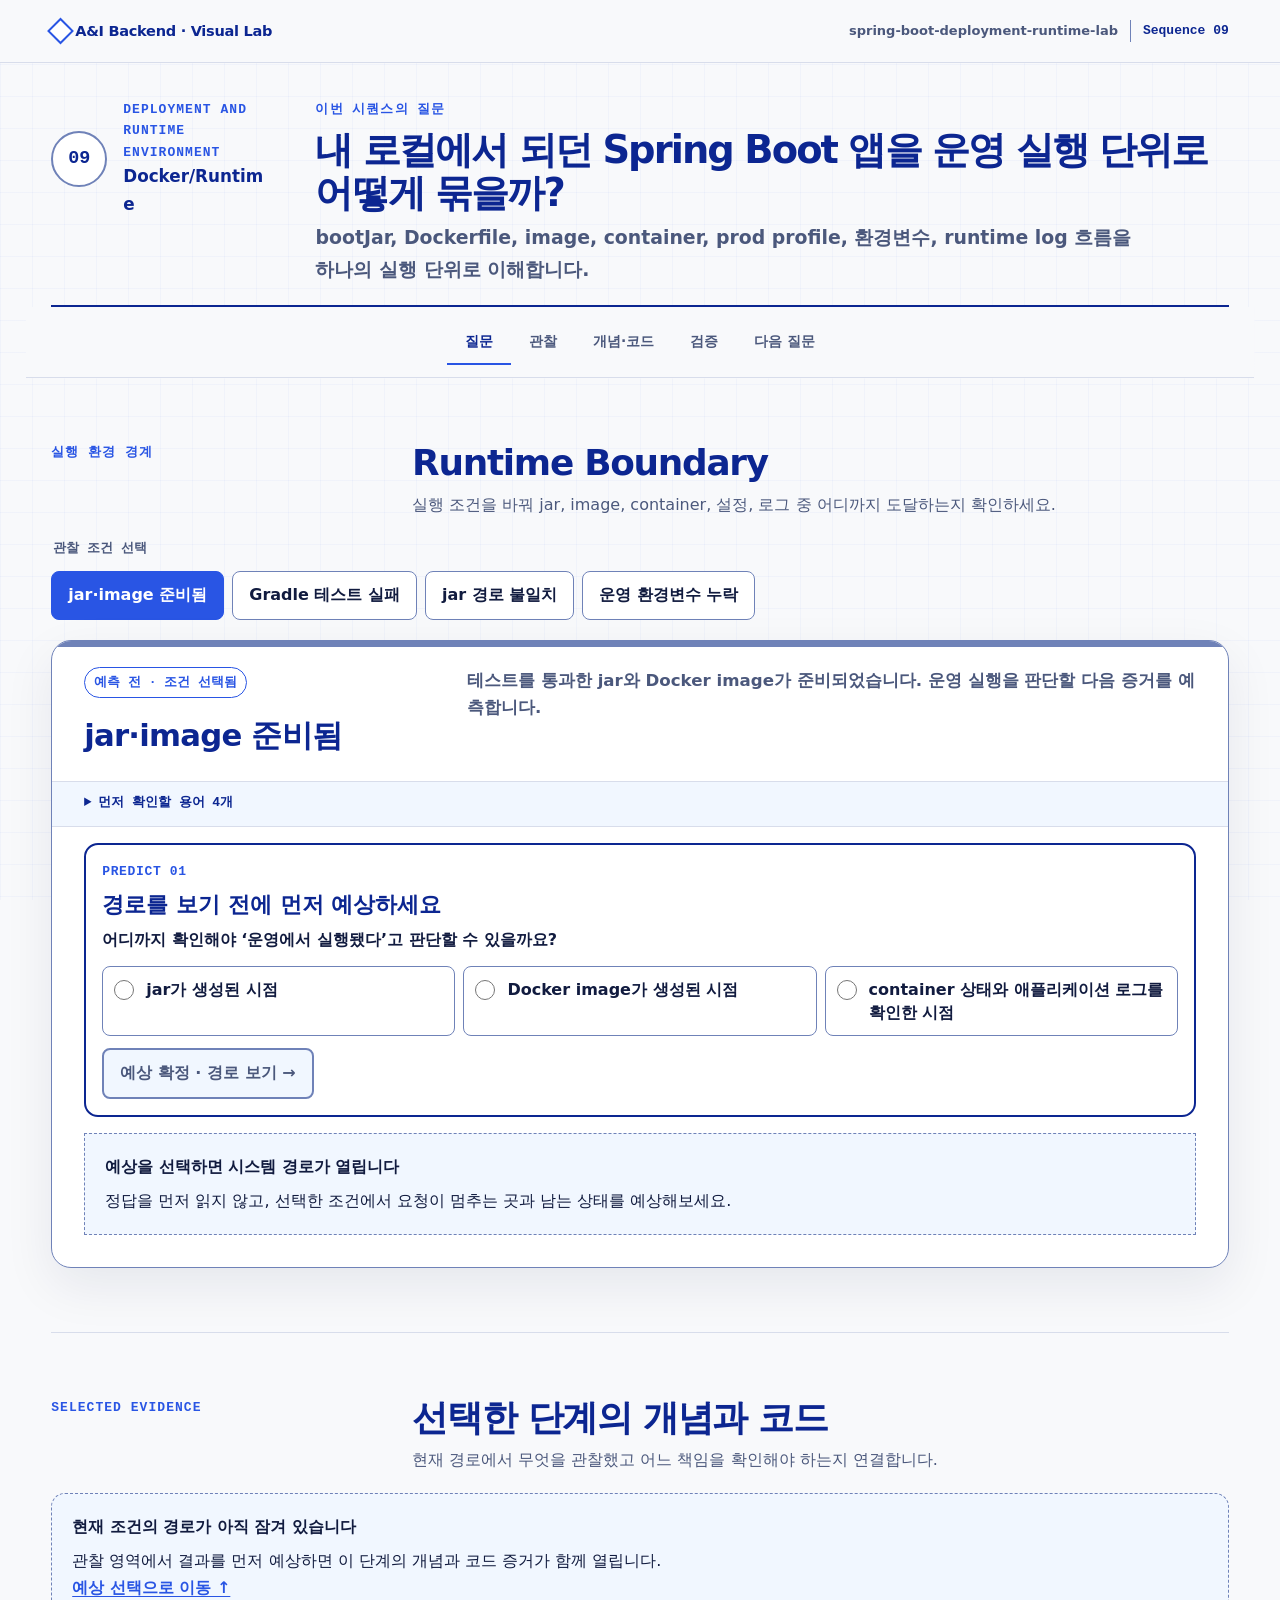
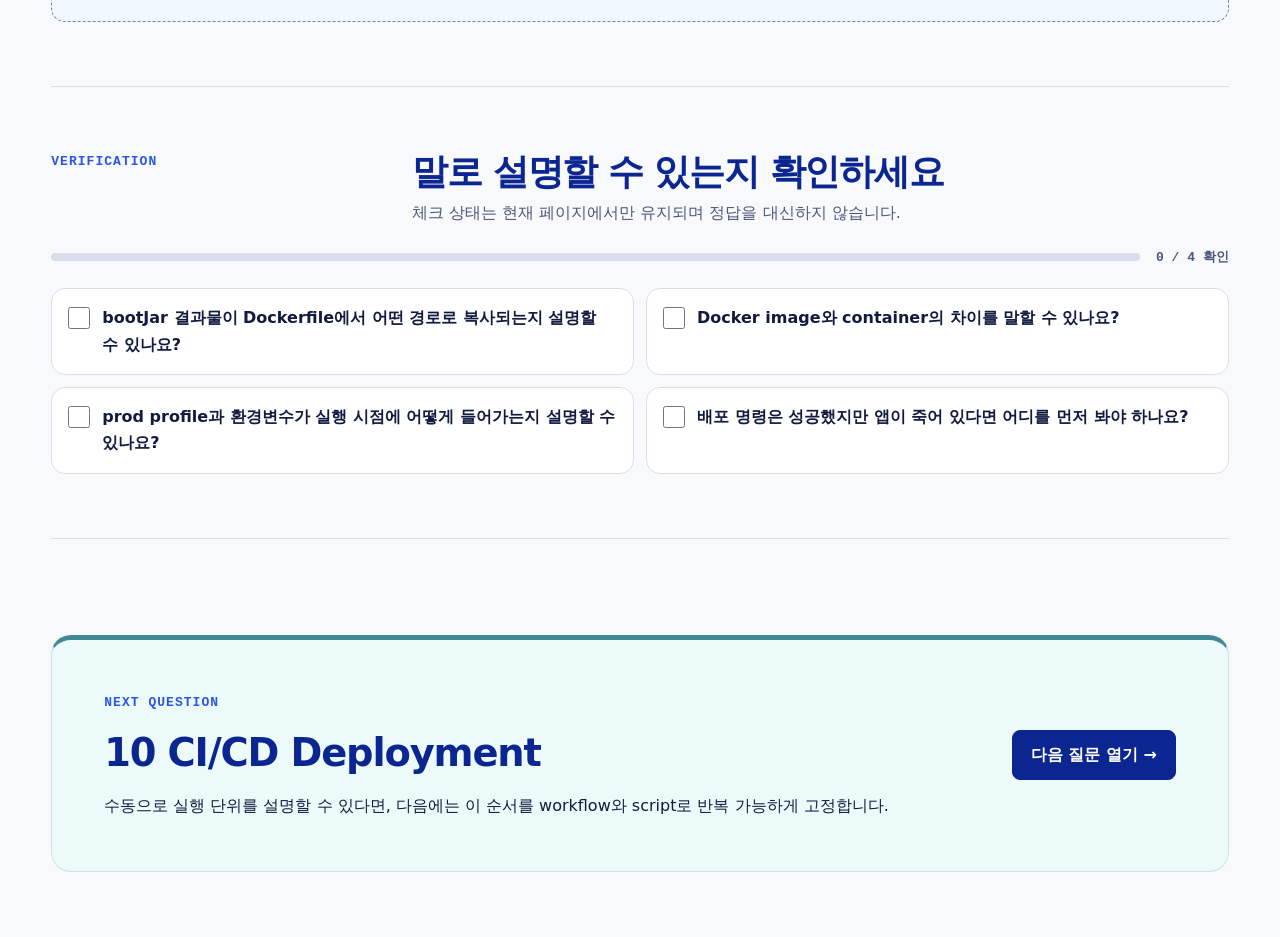
<file: docs/visual-lab/sequences/09/index.html>
<!doctype html>
<html lang="ko">
<head>
  <meta charset="utf-8" />
  <meta name="viewport" content="width=device-width, initial-scale=1" />
  <link rel="icon" href="../../assets/visual-lab-mark.svg" type="image/svg+xml" />
  <title>A&I Visual Lab Sequence</title>
  <link rel="stylesheet" href="../../styles.css" />
</head>
<body>
  <div id="app" class="app-shell">
    <noscript>Visual Lab을 보려면 JavaScript를 활성화해주세요.</noscript>
  </div>
  <script src="./visual-lab-data.js"></script>
  <script src="../../visual-lab.js"></script>
</body>
</html>
</file>
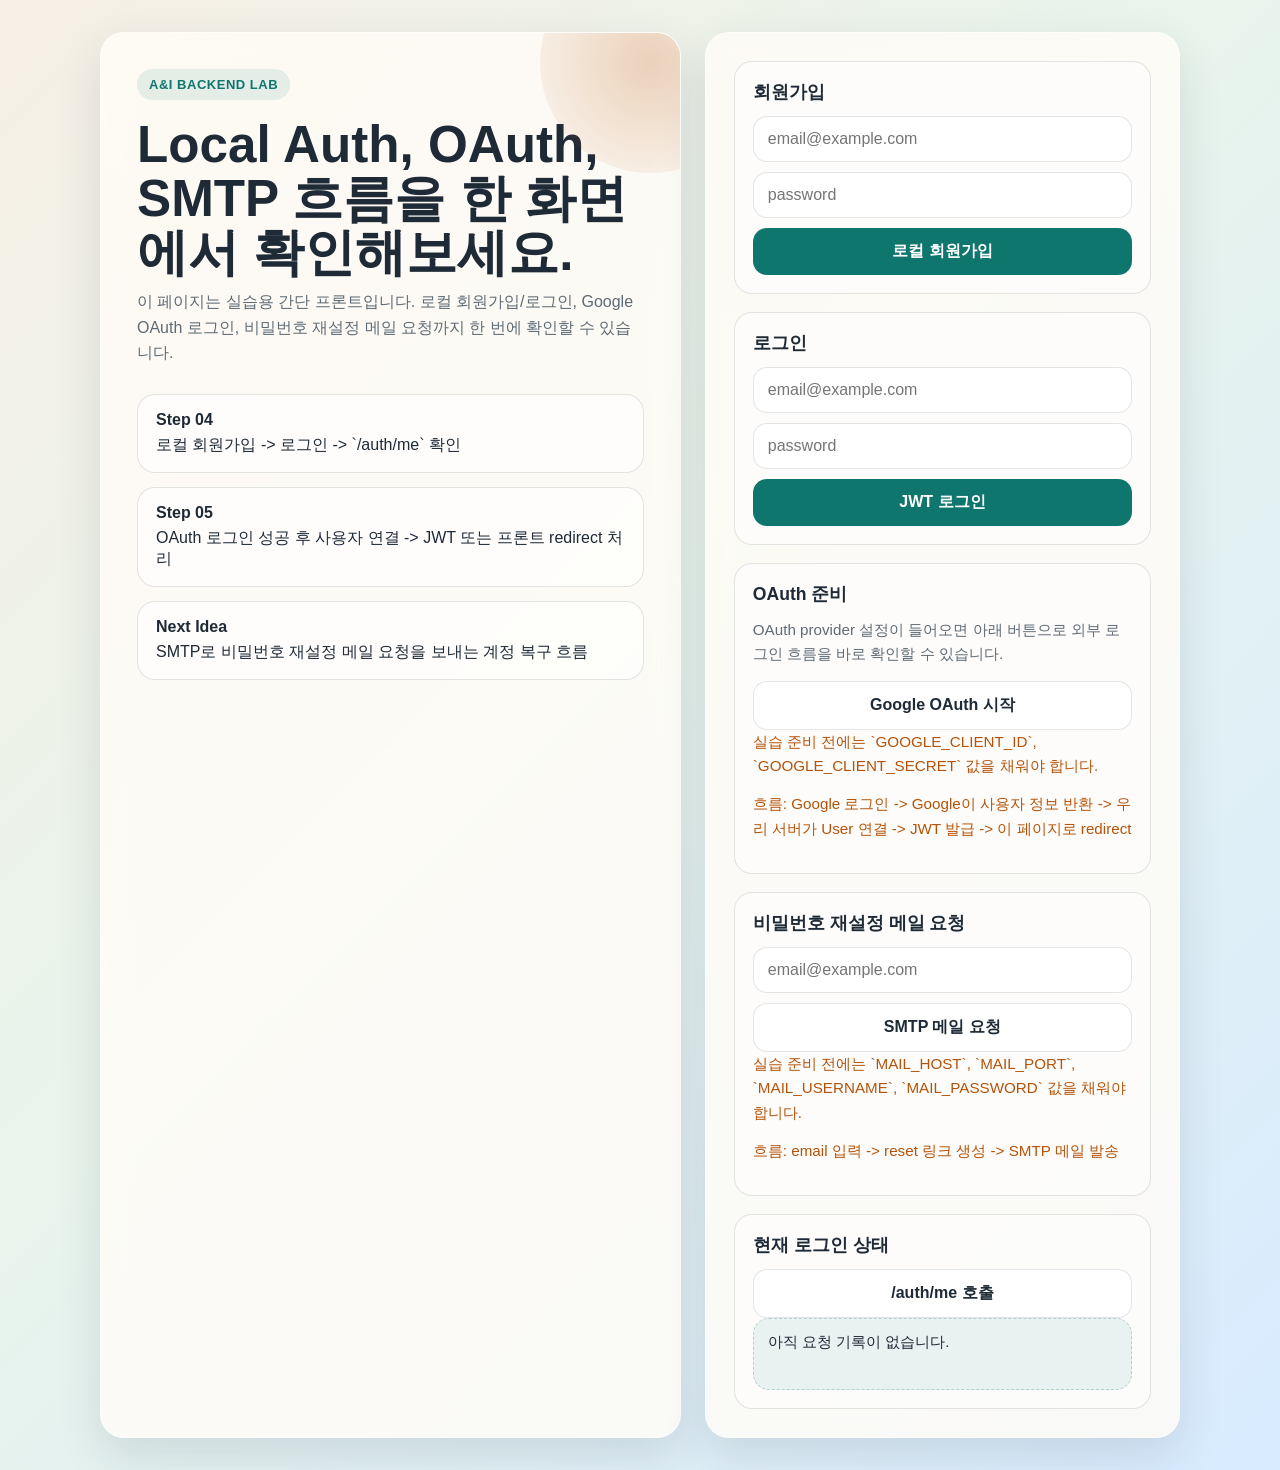
<file: src/main/resources/static/auth-demo.html>
<!DOCTYPE html>
<html lang="ko">
<head>
  <meta charset="UTF-8">
  <meta name="viewport" content="width=device-width, initial-scale=1.0">
  <title>A&I Auth Demo</title>
  <style>
    :root {
      --bg: linear-gradient(135deg, #f6efe5 0%, #e8f4ec 45%, #d8ebff 100%);
      --card: rgba(255, 252, 247, 0.84);
      --ink: #1f2a37;
      --muted: #5f6b76;
      --line: rgba(31, 42, 55, 0.12);
      --accent: #0f766e;
      --accent-strong: #0b5f59;
      --warm: #b45309;
      --shadow: 0 18px 45px rgba(31, 42, 55, 0.12);
      --radius: 24px;
    }

    * { box-sizing: border-box; }

    body {
      margin: 0;
      min-height: 100vh;
      font-family: "Pretendard", "SUIT", "Noto Sans KR", sans-serif;
      color: var(--ink);
      background: var(--bg);
      display: flex;
      align-items: center;
      justify-content: center;
      padding: 32px 18px;
    }

    .shell {
      width: min(1080px, 100%);
      display: grid;
      grid-template-columns: 1.1fr 0.9fr;
      gap: 24px;
    }

    .panel, .hero {
      background: var(--card);
      backdrop-filter: blur(12px);
      border: 1px solid rgba(255, 255, 255, 0.5);
      border-radius: var(--radius);
      box-shadow: var(--shadow);
    }

    .hero {
      padding: 36px;
      position: relative;
      overflow: hidden;
    }

    .hero::after {
      content: "";
      position: absolute;
      right: -80px;
      top: -80px;
      width: 220px;
      height: 220px;
      border-radius: 50%;
      background: radial-gradient(circle, rgba(180, 83, 9, 0.25), rgba(180, 83, 9, 0));
    }

    .eyebrow {
      display: inline-block;
      padding: 8px 12px;
      border-radius: 999px;
      background: rgba(15, 118, 110, 0.1);
      color: var(--accent);
      font-size: 13px;
      font-weight: 700;
      letter-spacing: 0.04em;
      text-transform: uppercase;
    }

    h1 {
      margin: 18px 0 10px;
      font-size: clamp(2rem, 4vw, 3.4rem);
      line-height: 1.05;
    }

    p {
      margin: 0;
      color: var(--muted);
      line-height: 1.6;
    }

    .hero-list {
      margin-top: 28px;
      display: grid;
      gap: 14px;
    }

    .hero-item {
      padding: 16px 18px;
      border-radius: 18px;
      background: rgba(255, 255, 255, 0.52);
      border: 1px solid var(--line);
    }

    .hero-item strong {
      display: block;
      margin-bottom: 6px;
    }

    .panel {
      padding: 28px;
      display: grid;
      gap: 18px;
    }

    .section {
      padding: 18px;
      border-radius: 18px;
      border: 1px solid var(--line);
      background: rgba(255, 255, 255, 0.48);
    }

    .section h2 {
      margin: 0 0 12px;
      font-size: 1.1rem;
    }

    .section p {
      margin-bottom: 14px;
      font-size: 0.95rem;
    }

    form {
      display: grid;
      gap: 10px;
    }

    input, button {
      width: 100%;
      border-radius: 14px;
      border: 1px solid var(--line);
      padding: 13px 14px;
      font-size: 0.97rem;
      font: inherit;
    }

    input {
      background: rgba(255, 255, 255, 0.86);
    }

    button {
      cursor: pointer;
      background: var(--accent);
      color: white;
      font-weight: 700;
      border: none;
      transition: transform 120ms ease, background 120ms ease;
    }

    button:hover {
      transform: translateY(-1px);
      background: var(--accent-strong);
    }

    .ghost {
      background: white;
      color: var(--ink);
      border: 1px solid var(--line);
    }

    .status {
      min-height: 72px;
      padding: 14px;
      border-radius: 16px;
      background: rgba(15, 118, 110, 0.08);
      border: 1px dashed rgba(15, 118, 110, 0.25);
      color: var(--ink);
      white-space: pre-wrap;
      word-break: break-word;
      font-size: 0.93rem;
    }

    .hint {
      font-size: 0.88rem;
      color: var(--warm);
    }

    @media (max-width: 900px) {
      .shell {
        grid-template-columns: 1fr;
      }
    }
  </style>
</head>
<body>
  <main class="shell">
    <section class="hero">
      <span class="eyebrow">A&I Backend Lab</span>
      <h1>Local Auth, OAuth, SMTP 흐름을 한 화면에서 확인해보세요.</h1>
      <p>이 페이지는 실습용 간단 프론트입니다. 로컬 회원가입/로그인, Google OAuth 로그인, 비밀번호 재설정 메일 요청까지 한 번에 확인할 수 있습니다.</p>
      <div class="hero-list">
        <div class="hero-item">
          <strong>Step 04</strong>
          로컬 회원가입 -> 로그인 -> `/auth/me` 확인
        </div>
        <div class="hero-item">
          <strong>Step 05</strong>
          OAuth 로그인 성공 후 사용자 연결 -> JWT 또는 프론트 redirect 처리
        </div>
        <div class="hero-item">
          <strong>Next Idea</strong>
          SMTP로 비밀번호 재설정 메일 요청을 보내는 계정 복구 흐름
        </div>
      </div>
    </section>

    <section class="panel">
      <div class="section">
        <h2>회원가입</h2>
        <form id="signup-form">
          <input id="signup-email" type="email" placeholder="email@example.com" required>
          <input id="signup-password" type="password" placeholder="password" required>
          <button type="submit">로컬 회원가입</button>
        </form>
      </div>

      <div class="section">
        <h2>로그인</h2>
        <form id="login-form">
          <input id="login-email" type="email" placeholder="email@example.com" required>
          <input id="login-password" type="password" placeholder="password" required>
          <button type="submit">JWT 로그인</button>
        </form>
      </div>

      <div class="section">
        <h2>OAuth 준비</h2>
        <p>OAuth provider 설정이 들어오면 아래 버튼으로 외부 로그인 흐름을 바로 확인할 수 있습니다.</p>
        <button class="ghost" id="oauth-google" type="button">Google OAuth 시작</button>
        <p class="hint">실습 준비 전에는 `GOOGLE_CLIENT_ID`, `GOOGLE_CLIENT_SECRET` 값을 채워야 합니다.</p>
        <p class="hint">흐름: Google 로그인 -> Google이 사용자 정보 반환 -> 우리 서버가 User 연결 -> JWT 발급 -> 이 페이지로 redirect</p>
      </div>

      <div class="section">
        <h2>비밀번호 재설정 메일 요청</h2>
        <form id="password-reset-form">
          <input id="password-reset-email" type="email" placeholder="email@example.com" required>
          <button class="ghost" type="submit">SMTP 메일 요청</button>
        </form>
        <p class="hint">실습 준비 전에는 `MAIL_HOST`, `MAIL_PORT`, `MAIL_USERNAME`, `MAIL_PASSWORD` 값을 채워야 합니다.</p>
        <p class="hint">흐름: email 입력 -> reset 링크 생성 -> SMTP 메일 발송</p>
      </div>

      <div class="section">
        <h2>현재 로그인 상태</h2>
        <button class="ghost" id="me-button" type="button">/auth/me 호출</button>
        <div id="status" class="status">아직 요청 기록이 없습니다.</div>
      </div>
    </section>
  </main>

  <script>
    const statusBox = document.getElementById("status");
    const query = new URLSearchParams(window.location.search);
    const fragment = new URLSearchParams(window.location.hash.slice(1));
    let accessToken = fragment.get("access_token") || "";
    if (accessToken) {
      history.replaceState(null, "", window.location.pathname + window.location.search);
    }

    function printStatus(title, payload) {
      const rendered = typeof payload === "string" ? payload : JSON.stringify(payload, null, 2);
      statusBox.textContent = `${title}\n${rendered}`;
    }

    async function request(url, options = {}) {
      const response = await fetch(url, options);
      const raw = await response.text();
      let body = raw;

      try {
        body = raw ? JSON.parse(raw) : {};
      } catch (_) {
      }

      if (!response.ok) {
        throw { status: response.status, body };
      }

      return body;
    }

    document.getElementById("signup-form").addEventListener("submit", async (event) => {
      event.preventDefault();

      try {
        const body = await request("/auth/signup", {
          method: "POST",
          headers: { "Content-Type": "application/json" },
          body: JSON.stringify({
            email: document.getElementById("signup-email").value,
            password: document.getElementById("signup-password").value
          })
        });
        printStatus("회원가입 성공", body || "201 Created");
      } catch (error) {
        printStatus("회원가입 실패", error.body || error);
      }
    });

    document.getElementById("login-form").addEventListener("submit", async (event) => {
      event.preventDefault();

      try {
        const body = await request("/auth/login", {
          method: "POST",
          headers: { "Content-Type": "application/json" },
          body: JSON.stringify({
            email: document.getElementById("login-email").value,
            password: document.getElementById("login-password").value
          })
        });
        accessToken = body.accessToken || "";
        printStatus("로그인 성공", body);
      } catch (error) {
        printStatus("로그인 실패", error.body || error);
      }
    });

    document.getElementById("me-button").addEventListener("click", async () => {
      try {
        const headers = accessToken ? { Authorization: `Bearer ${accessToken}` } : {};
        const body = await request("/auth/me", { headers });
        printStatus("/auth/me 성공", body);
      } catch (error) {
        printStatus("/auth/me 실패", error.body || error);
      }
    });

    document.getElementById("oauth-google").addEventListener("click", () => {
      window.location.href = "/oauth2/authorization/google";
    });

    document.getElementById("password-reset-form").addEventListener("submit", async (event) => {
      event.preventDefault();
      const email = document.getElementById("password-reset-email").value;

      const response = await fetch("/account-recovery/password-reset", {
        method: "POST",
        headers: {
          "Content-Type": "application/json"
        },
        body: JSON.stringify({ email })
      });

      if (response.ok) {
        printStatus("비밀번호 재설정 메일 요청", {
          email,
          status: response.status,
          message: "SMTP 메일 요청이 접수되었습니다."
        });
        return;
      }

      const error = await response.json().catch(() => ({ message: "메일 요청에 실패했습니다." }));
      printStatus("비밀번호 재설정 메일 요청 실패", error);
    });

    if (query.get("oauth") === "success") {
      printStatus("OAuth 로그인 성공", {
        provider: query.get("provider"),
        isNewUser: query.get("isNewUser"),
        tokenReceived: Boolean(accessToken)
      });
    } else if (query.get("oauth") === "link_required") {
      printStatus("OAuth 계정 연결 확인 필요", "같은 이메일의 기존 계정은 자동 연결하지 않습니다.");
    } else if (accessToken) {
      printStatus("OAuth 토큰 감지", { tokenReceived: true });
    }
  </script>
</body>
</html>
</file>
<file: docs/visual-lab/styles.css>
:root {
  color-scheme: light;
  --color-bg-base: #f8f9fb;
  --color-card-white: #ffffff;
  --color-title-navy: #0c2691;
  --color-accent-blue: #2955e4;
  --color-accent-teal: #3f8996;
  --color-body-navy: #111b3f;
  --color-subtext: #4b587c;
  --color-line-blue-light: #c9d6f3;
  --color-panel-blue-tint: #eaf0fb;
  --color-panel-mint-tint: #d4e8e9;
  --color-decor-blue: #e8eef9;
  --color-decor-stripe: #cad8f7;
  --color-dot-grid: #c7d5f1;
  --color-outline-soft: #d8ddeb;
  --color-summary-bg: #f1f7ff;
  --color-summary-border: #8fb1ff;
  --color-summary-title: #2f62f4;
  --color-correct: #176f72;
  --color-correct-bg: #ecfbfa;
  --color-incorrect: #2f62f4;
  --color-incorrect-bg: #eef4ff;

  --surface-canvas: var(--color-bg-base);
  --surface-primary: var(--color-card-white);
  --surface-secondary: var(--color-summary-bg);
  --surface-evidence: var(--color-correct-bg);
  --surface-warning: var(--color-panel-blue-tint);
  --surface-danger: var(--color-incorrect-bg);
  --surface-diagram: var(--color-bg-base);
  --surface-node: var(--color-card-white);
  --ink-primary: var(--color-body-navy);
  --ink-secondary: var(--color-subtext);
  --ink-quiet: var(--color-subtext);
  --signal-active: var(--color-accent-blue);
  --signal-muted: var(--color-summary-border);
  --evidence: var(--color-accent-teal);
  --evidence-ink: var(--color-title-navy);
  --hypothesis: var(--color-subtext);
  --decision: var(--color-title-navy);
  --danger: var(--color-incorrect);
  --warning: var(--color-subtext);
  --recovered: var(--color-correct);
  --blocked: var(--color-subtext);
  --edge-request: var(--color-accent-blue);
  --edge-response: var(--color-accent-teal);
  --edge-persist: var(--color-title-navy);
  --edge-failure: var(--color-incorrect);
  --border-strong: #6f82b8;
  --border-soft: var(--color-outline-soft);
  --focus-ring: var(--color-accent-blue);

  --font-display: Pretendard, SUIT, "Noto Sans KR", system-ui, -apple-system, BlinkMacSystemFont, sans-serif;
  --font-body: Pretendard, SUIT, "Noto Sans KR", system-ui, -apple-system, BlinkMacSystemFont, sans-serif;
  --font-utility: ui-monospace, SFMono-Regular, Menlo, Monaco, Consolas, "Liberation Mono", monospace;

  --space-1: 4px;
  --space-2: 8px;
  --space-3: 12px;
  --space-4: 16px;
  --space-5: 20px;
  --space-6: 24px;
  --space-8: 32px;
  --space-10: 40px;
  --space-12: 48px;
  --space-16: 64px;

  --radius-small: 8px;
  --radius-medium: 14px;
  --radius-large: 20px;
  --shadow-panel: 0 18px 50px rgba(17, 27, 63, 0.08);
  --content-max: 1320px;
  --page-gutter: clamp(18px, 4vw, 56px);
  --motion-duration: 240ms;
  --motion-easing: cubic-bezier(0.2, 0.8, 0.2, 1);
}

* {
  box-sizing: border-box;
}

html {
  scroll-behavior: smooth;
  scroll-padding-top: 96px;
}

body {
  min-width: 0;
  margin: 0;
  background: var(--surface-canvas);
  color: var(--ink-primary);
  font-family: var(--font-body);
  font-size: 16px;
  line-height: 1.65;
  text-rendering: optimizeLegibility;
}

body::before {
  position: fixed;
  inset: 0;
  z-index: -1;
  background-image:
    linear-gradient(rgba(41, 85, 228, 0.035) 1px, transparent 1px),
    linear-gradient(90deg, rgba(41, 85, 228, 0.035) 1px, transparent 1px);
  background-size: 32px 32px;
  content: "";
  pointer-events: none;
}

button,
a,
input,
textarea,
summary {
  font: inherit;
}

button,
summary,
label {
  -webkit-tap-highlight-color: transparent;
}

button {
  color: inherit;
}

a {
  color: inherit;
}

button:focus-visible,
a:focus-visible,
input:focus-visible,
textarea:focus-visible,
summary:focus-visible {
  outline: 3px solid var(--focus-ring);
  outline-offset: 3px;
}

h1,
h2,
h3,
p,
dl,
dd,
figure,
pre,
fieldset {
  margin-top: 0;
}

h1,
h2,
h3,
p,
li,
dd,
dt,
button,
a,
code {
  overflow-wrap: anywhere;
}

button,
a,
article,
section,
div,
span,
dd,
dt {
  min-width: 0;
}

.app-shell {
  min-height: 100vh;
}

.skip-link {
  position: fixed;
  top: 12px;
  left: 12px;
  z-index: 100;
  padding: 10px 14px;
  transform: translateY(-160%);
  border: 2px solid var(--signal-active);
  border-radius: var(--radius-small);
  background: var(--surface-primary);
  color: var(--decision);
  font-weight: 800;
  text-decoration: none;
}

.skip-link:focus {
  transform: translateY(0);
}

.sr-only {
  position: absolute;
  width: 1px;
  height: 1px;
  padding: 0;
  overflow: hidden;
  clip: rect(0, 0, 0, 0);
  white-space: nowrap;
  border: 0;
}

.context-bar {
  position: sticky;
  top: 0;
  z-index: 30;
  border-bottom: 1px solid var(--border-soft);
  background: rgba(248, 249, 251, 0.96);
  backdrop-filter: blur(12px);
}

.context-bar__inner {
  display: flex;
  align-items: center;
  justify-content: space-between;
  width: min(calc(100% - var(--page-gutter) * 2), var(--content-max));
  min-height: 62px;
  margin-inline: auto;
  gap: var(--space-5);
}

.brand-mark {
  position: relative;
  display: inline-flex;
  align-items: center;
  min-height: 44px;
  padding-left: 24px;
  color: var(--decision);
  font-size: 0.91rem;
  font-weight: 900;
  letter-spacing: -0.02em;
  text-decoration: none;
}

.brand-mark::before {
  position: absolute;
  top: 50%;
  left: 0;
  width: 15px;
  height: 15px;
  transform: translateY(-50%) rotate(45deg);
  border: 2px solid var(--signal-active);
  background: var(--surface-primary);
  content: "";
}

.context-meta {
  display: flex;
  align-items: center;
  gap: var(--space-3);
  color: var(--ink-secondary);
  font-size: 0.8125rem;
  font-weight: 700;
}

.context-meta__mode {
  border-left: 1px solid var(--border-strong);
  padding-left: var(--space-3);
  color: var(--decision);
  font-family: var(--font-utility);
}

.hub-shell,
.sequence-shell {
  width: min(calc(100% - var(--page-gutter) * 2), var(--content-max));
  margin-inline: auto;
}

.hub-shell {
  padding-block: clamp(48px, 8vw, 104px) var(--space-16);
}

.hub-intro {
  display: grid;
  grid-template-columns: minmax(0, 1.25fr) minmax(240px, 0.55fr);
  align-items: end;
  gap: var(--space-10);
  padding-bottom: var(--space-10);
  border-bottom: 2px solid var(--decision);
}

.eyebrow,
.thesis-label,
.outcome-label,
.context-label,
.step-evidence__meta,
.fanout-board__label {
  margin-bottom: var(--space-2);
  color: var(--signal-active);
  font-family: var(--font-utility);
  font-size: 0.8125rem;
  font-weight: 800;
  letter-spacing: 0.08em;
  text-transform: uppercase;
}

.hub-title {
  max-width: 820px;
  margin-bottom: var(--space-4);
  color: var(--decision);
  font-family: var(--font-display);
  font-size: clamp(2.3rem, 6.4vw, 5.4rem);
  font-weight: 900;
  letter-spacing: -0.055em;
  line-height: 0.98;
}

.hub-description {
  max-width: 760px;
  margin-bottom: 0;
  color: var(--ink-secondary);
  font-size: clamp(1rem, 2vw, 1.25rem);
  font-weight: 600;
}

.hub-job {
  margin-bottom: 0;
  padding: var(--space-5);
  border-left: 4px solid var(--evidence);
  background: var(--surface-evidence);
  color: var(--ink-primary);
  font-weight: 700;
}

.journey-list {
  display: grid;
  margin: var(--space-10) 0 0;
  padding: 0;
  list-style: none;
}

.journey-item {
  position: relative;
  border-bottom: 1px solid var(--border-soft);
}

.journey-item:first-child {
  border-top: 1px solid var(--border-soft);
}

.journey-link {
  display: grid;
  grid-template-columns: minmax(180px, 0.55fr) minmax(0, 1.6fr) auto;
  align-items: center;
  min-height: 150px;
  gap: var(--space-8);
  padding: var(--space-6) var(--space-4);
  text-decoration: none;
}

.journey-link:hover {
  background: var(--surface-secondary);
}

.journey-identity {
  display: flex;
  align-items: center;
  gap: var(--space-4);
}

.sequence-index {
  display: inline-grid;
  place-items: center;
  flex: 0 0 auto;
  width: 48px;
  height: 48px;
  border: 1px solid var(--border-strong);
  border-radius: 50%;
  background: var(--surface-primary);
  color: var(--decision);
  font-family: var(--font-utility);
  font-size: 0.86rem;
  font-weight: 900;
}

.journey-topic {
  color: var(--ink-secondary);
  font-family: var(--font-utility);
  font-size: 0.8125rem;
  font-weight: 700;
}

.journey-copy h2 {
  margin-bottom: var(--space-2);
  color: var(--decision);
  font-size: clamp(1.25rem, 2.5vw, 2rem);
  letter-spacing: -0.025em;
}

.journey-copy p {
  margin-bottom: 0;
  color: var(--ink-secondary);
}

.journey-action {
  color: var(--signal-active);
  font-weight: 800;
  white-space: nowrap;
}

.sequence-shell {
  padding-block: var(--space-4) var(--space-16);
}

.sequence-hero {
  display: grid;
  grid-template-columns: minmax(180px, 0.42fr) minmax(0, 1.8fr);
  gap: clamp(20px, 4vw, 56px);
  align-items: start;
  padding: var(--space-5) 0 var(--space-5);
  border-bottom: 2px solid var(--decision);
}

.sequence-identity {
  display: flex;
  align-items: center;
  gap: var(--space-4);
}

.sequence-index--large {
  width: 56px;
  height: 56px;
  border-width: 2px;
  font-size: 1.15rem;
}

.sequence-name p {
  margin-bottom: 0;
}

.sequence-title {
  color: var(--decision);
  font-size: 1.05rem;
  font-weight: 900;
}

.sequence-thesis h1 {
  max-width: 940px;
  margin-bottom: var(--space-2);
  color: var(--decision);
  font-family: var(--font-display);
  font-size: clamp(1.65rem, 3vw, 2.8rem);
  font-weight: 900;
  letter-spacing: -0.05em;
  line-height: 1.12;
}

.sequence-goal {
  max-width: 820px;
  margin-bottom: 0;
  color: var(--ink-secondary);
  font-size: clamp(1rem, 1.5vw, 1.18rem);
  font-weight: 600;
}

.learning-nav {
  position: sticky;
  top: 62px;
  z-index: 20;
  display: flex;
  align-items: center;
  justify-content: center;
  gap: 0;
  margin-inline: calc(var(--page-gutter) * -0.5);
  padding: var(--space-3);
  overflow-x: auto;
  border-bottom: 1px solid var(--border-soft);
  background: rgba(248, 249, 251, 0.96);
  backdrop-filter: blur(12px);
  scrollbar-width: thin;
}

.learning-nav__link {
  flex: 0 0 auto;
  min-height: 44px;
  padding: 11px 18px;
  border-bottom: 2px solid transparent;
  color: var(--ink-secondary);
  font-size: 0.86rem;
  font-weight: 800;
  text-decoration: none;
}

.learning-nav__link[aria-current="location"] {
  border-bottom-color: var(--signal-active);
  color: var(--decision);
}

.lab-section,
.evidence-section,
.verification-section {
  padding-block: clamp(32px, 5vw, 64px);
  border-bottom: 1px solid var(--border-soft);
}

.section-heading {
  display: grid;
  grid-template-columns: minmax(200px, 0.55fr) minmax(0, 1.4fr);
  column-gap: var(--space-10);
  margin-bottom: var(--space-5);
}

.section-heading .eyebrow {
  grid-row: 1 / span 2;
}

.section-heading h2 {
  margin-bottom: var(--space-2);
  color: var(--decision);
  font-family: var(--font-display);
  font-size: clamp(1.45rem, 2.8vw, 2.35rem);
  letter-spacing: -0.035em;
  line-height: 1.15;
}

.section-lede {
  max-width: 760px;
  margin-bottom: 0;
  color: var(--ink-secondary);
}

.scenario-selector {
  margin: 0 0 var(--space-5);
  padding: 0;
  border: 0;
}

.scenario-selector__legend {
  margin-bottom: var(--space-3);
  color: var(--ink-secondary);
  font-family: var(--font-utility);
  font-size: 0.8125rem;
  font-weight: 800;
}

.scenario-selector__buttons {
  display: flex;
  flex-wrap: wrap;
  gap: var(--space-2);
}

.scenario-button,
.control-button {
  min-height: 44px;
  border: 1px solid var(--border-strong);
  border-radius: var(--radius-small);
  background: var(--surface-primary);
  color: var(--ink-primary);
  cursor: pointer;
  font-weight: 800;
}

.scenario-button {
  padding: 10px 16px;
}

.scenario-button:hover,
.control-button:hover:not(:disabled) {
  border-color: var(--signal-active);
}

.scenario-button.is-active {
  border-color: var(--signal-active);
  background: var(--signal-active);
  color: #ffffff;
}

.workbench {
  position: relative;
  overflow: hidden;
  border: 1px solid var(--border-strong);
  border-radius: var(--radius-large);
  background: var(--surface-primary);
  box-shadow: var(--shadow-panel);
}

.workbench::before {
  display: block;
  width: 100%;
  height: 6px;
  background: var(--signal-active);
  content: "";
}

.workbench[data-tone="blocked"]::before {
  background: var(--danger);
}

.workbench[data-tone="warning"]::before {
  background: var(--warning);
}

.workbench[data-tone="recovered"]::before {
  background: var(--recovered);
}

.workbench[data-tone="neutral"]::before {
  background: var(--border-strong);
}

.workbench__header {
  display: grid;
  grid-template-columns: minmax(220px, 0.65fr) minmax(0, 1.35fr);
  gap: var(--space-8);
  align-items: start;
  padding: var(--space-5) var(--space-8);
  border-bottom: 1px solid var(--border-soft);
}

.workbench__title h3 {
  margin: var(--space-3) 0 0;
  color: var(--decision);
  font-size: clamp(1.3rem, 2.4vw, 2rem);
  letter-spacing: -0.025em;
}

.workbench__prompt {
  margin-bottom: 0;
  color: var(--ink-secondary);
  font-size: 1.04rem;
  font-weight: 600;
}

.status-label {
  display: inline-flex;
  align-items: center;
  min-height: 28px;
  padding: 4px 9px;
  border: 1px solid currentColor;
  border-radius: 999px;
  color: var(--signal-active);
  font-family: var(--font-utility);
  font-size: 0.8125rem;
  font-weight: 900;
}

.status-label--blocked {
  color: var(--danger);
}

.status-label--warning {
  color: var(--warning);
}

.status-label--recovered {
  border-color: var(--recovered);
  color: var(--evidence-ink);
}

.signal-trace-wrap {
  padding: var(--space-8);
  overflow-x: auto;
  overscroll-behavior-inline: contain;
  scrollbar-color: var(--border-strong) transparent;
}

.signal-trace {
  display: flex;
  min-width: max-content;
  margin: 0;
  padding: 0;
  list-style: none;
}

.signal-node {
  position: relative;
  display: flex;
  align-items: center;
}

.signal-node:not(:last-child)::after {
  width: clamp(30px, 4vw, 64px);
  height: 2px;
  background: var(--border-strong);
  content: "";
}

.signal-node[data-state="passed"]:not(:last-child)::after,
.signal-node[data-state="active"]:not(:last-child)::after {
  background: var(--signal-active);
}

.signal-node__button {
  display: grid;
  width: clamp(132px, 13vw, 176px);
  min-height: 112px;
  padding: var(--space-4);
  border: 1px solid var(--border-strong);
  border-radius: var(--radius-medium);
  background: var(--surface-primary);
  color: var(--ink-primary);
  cursor: pointer;
  text-align: left;
  transition:
    border-color var(--motion-duration) var(--motion-easing),
    background-color var(--motion-duration) var(--motion-easing),
    color var(--motion-duration) var(--motion-easing);
}

.signal-node__button:disabled {
  cursor: not-allowed;
}

.signal-node[data-state="passed"] .signal-node__button {
  border-color: var(--evidence);
  background: var(--surface-evidence);
}

.signal-node[data-state="active"] .signal-node__button {
  border: 2px solid var(--signal-active);
  background: var(--color-panel-blue-tint);
}

.signal-node[data-state="blocked"] .signal-node__button {
  border-style: dashed;
  background: var(--surface-secondary);
  color: var(--blocked);
}

.signal-node__index,
.signal-node__state {
  font-family: var(--font-utility);
  font-size: 0.8125rem;
  font-weight: 800;
}

.signal-node__index {
  color: var(--signal-active);
}

.signal-node__label {
  align-self: end;
  font-size: 0.92rem;
  line-height: 1.35;
}

.signal-node__state {
  align-self: end;
  color: var(--ink-quiet);
}

.semantic-diagram {
  margin: 0;
  border-block: 1px solid var(--border-soft);
  background: var(--surface-diagram);
}

.diagram-reading {
  display: grid;
  grid-template-columns: minmax(150px, 0.25fr) minmax(0, 1fr);
  gap: var(--space-5);
  align-items: center;
  padding: var(--space-6) var(--space-8);
  border-bottom: 1px solid var(--border-soft);
  background: var(--decision);
  color: #ffffff;
}

.diagram-reading__label {
  color: var(--color-decor-blue);
  font-family: var(--font-utility);
  font-size: 0.8125rem;
  font-weight: 900;
  letter-spacing: 0.06em;
  text-transform: uppercase;
}

.diagram-reading__text {
  font-size: clamp(1rem, 1.6vw, 1.24rem);
  line-height: 1.55;
}

.diagram-legend {
  display: grid;
  grid-template-columns: repeat(auto-fit, minmax(220px, 1fr));
  gap: var(--space-3);
  padding: var(--space-4) var(--space-8);
  border-bottom: 1px solid var(--border-soft);
  background: var(--surface-primary);
}

.diagram-legend__item {
  display: grid;
  grid-template-columns: 36px minmax(0, 1fr);
  gap: var(--space-3);
  align-items: center;
}

.diagram-legend__icon,
.semantic-node__icon {
  display: inline-grid;
  place-items: center;
  flex: 0 0 auto;
  border: 1px solid var(--border-strong);
  border-radius: var(--radius-small);
  background: var(--surface-secondary);
  color: var(--decision);
}

.diagram-legend__icon {
  width: 36px;
  height: 36px;
}

.system-icon {
  width: 21px;
  height: 21px;
  fill: none;
  stroke: currentColor;
  stroke-linecap: round;
  stroke-linejoin: round;
  stroke-width: 1.8;
}

.diagram-legend__copy {
  display: grid;
  gap: 1px;
}

.diagram-legend__copy strong {
  color: var(--decision);
  font-size: 0.8125rem;
}

.diagram-legend__copy span {
  color: var(--ink-secondary);
  font-size: 0.8125rem;
  line-height: 1.45;
}

.diagram-lanes {
  display: grid;
  gap: var(--space-5);
  padding: var(--space-6) var(--space-8) var(--space-8);
}

.diagram-lane {
  overflow: hidden;
  border: 1px solid var(--border-strong);
  border-radius: var(--radius-medium);
  background: var(--surface-primary);
}

.diagram-lane__header {
  display: grid;
  grid-template-columns: minmax(150px, 0.28fr) minmax(0, 1fr);
  gap: var(--space-4);
  align-items: baseline;
  padding: var(--space-4) var(--space-5);
  border-bottom: 1px solid var(--border-soft);
  background: var(--surface-secondary);
}

.diagram-lane__header h4,
.diagram-lane__header p {
  margin: 0;
}

.diagram-lane__header h4 {
  color: var(--decision);
  font-size: 0.92rem;
}

.diagram-lane__header p {
  color: var(--ink-secondary);
  font-size: 0.82rem;
}

.semantic-flow {
  display: grid;
  gap: var(--space-3);
  margin: 0;
  padding: var(--space-4);
  list-style: none;
}

.semantic-transition {
  display: grid;
  grid-template-columns: minmax(170px, 0.8fr) minmax(210px, 1fr) minmax(170px, 0.8fr);
  gap: var(--space-3);
  align-items: stretch;
}

.semantic-node,
.semantic-edge {
  min-height: 126px;
  border-radius: var(--radius-small);
}

.semantic-node {
  position: relative;
  display: grid;
  grid-template-rows: auto 1fr auto;
  gap: var(--space-2);
  padding: var(--space-3);
  border: 1px solid var(--border-strong);
  background: var(--surface-node);
}

.semantic-node::before {
  position: absolute;
  top: 7px;
  right: 9px;
  color: var(--ink-quiet);
  content: "출발 책임";
  font-family: var(--font-utility);
  font-size: 0.8125rem;
  font-weight: 800;
}

.semantic-node[data-position="to"]::before {
  content: "도착 책임";
}

.semantic-node__heading {
  display: flex;
  gap: var(--space-3);
  align-items: center;
  padding-right: 62px;
}

.semantic-node__icon {
  width: 38px;
  height: 38px;
}

.semantic-node__identity {
  display: grid;
  gap: 1px;
}

.semantic-node__label {
  color: var(--decision);
  font-size: 0.86rem;
  line-height: 1.35;
}

.semantic-node__kind {
  color: var(--ink-secondary);
  font-family: var(--font-utility);
  font-size: 0.8125rem;
  font-weight: 800;
}

.semantic-node__role {
  color: var(--ink-secondary);
  font-size: 0.8125rem;
  line-height: 1.45;
}

.semantic-node__boundary {
  padding-top: var(--space-2);
  border-top: 1px dashed var(--border-soft);
  color: var(--decision);
  font-family: var(--font-utility);
  font-size: 0.8125rem;
  font-weight: 800;
}

.semantic-edge {
  display: grid;
  grid-template-rows: auto auto 16px auto;
  gap: var(--space-2);
  padding: var(--space-3) var(--space-4);
  border: 1px solid var(--border-strong);
  background: var(--surface-secondary);
  color: var(--ink-primary);
  cursor: pointer;
  text-align: left;
  transition:
    border-color var(--motion-duration) var(--motion-easing),
    background-color var(--motion-duration) var(--motion-easing);
}

.semantic-edge:hover {
  border-color: var(--signal-active);
}

.semantic-edge__head {
  display: flex;
  flex-wrap: wrap;
  gap: var(--space-2);
  align-items: center;
  justify-content: space-between;
}

.semantic-edge__verb {
  color: var(--decision);
  font-size: 0.88rem;
}

.semantic-edge__kind,
.semantic-edge__state {
  font-family: var(--font-utility);
  font-size: 0.8125rem;
  font-weight: 900;
}

.semantic-edge__kind {
  padding: 3px 7px;
  border: 1px solid currentColor;
  border-radius: 999px;
  color: var(--edge-request);
}

.semantic-edge__payload {
  display: block;
  color: var(--ink-primary);
  font-family: var(--font-utility);
  font-size: 0.8125rem;
  font-weight: 700;
  line-height: 1.45;
  white-space: normal;
  word-break: break-word;
}

.semantic-edge__direction {
  position: relative;
  display: block;
  align-self: center;
  height: 16px;
  color: var(--edge-request);
}

.semantic-edge__direction::before {
  position: absolute;
  top: 7px;
  right: 7px;
  left: 0;
  height: 2px;
  transform-origin: left center;
  background: currentColor;
  content: "";
}

.semantic-edge__direction::after {
  position: absolute;
  top: 3px;
  right: 0;
  border-top: 5px solid transparent;
  border-bottom: 5px solid transparent;
  border-left: 8px solid currentColor;
  content: "";
}

.semantic-edge__state {
  color: var(--ink-secondary);
}

.semantic-transition[data-state="passed"] .semantic-edge {
  border-color: var(--evidence);
  background: var(--surface-evidence);
}

.semantic-transition[data-state="active"] .semantic-edge {
  border: 2px solid var(--signal-active);
  background: var(--color-panel-blue-tint);
}

.semantic-transition[data-state="active"] .semantic-edge__state {
  color: var(--signal-active);
}

.semantic-transition[data-state="active"] .semantic-edge__direction::before {
  animation: semantic-signal var(--motion-duration) var(--motion-easing) 1;
}

.semantic-transition[data-state="pending"] .semantic-node {
  color: var(--ink-secondary);
}

.semantic-transition[data-state="available"] .semantic-edge {
  border-style: dashed;
  background: var(--surface-primary);
}

.semantic-transition[data-state="available"] .semantic-edge__state {
  color: var(--decision);
}

.semantic-transition[data-kind="response"] .semantic-edge__kind,
.semantic-transition[data-kind="event"] .semantic-edge__kind,
.semantic-transition[data-kind="response"] .semantic-edge__direction,
.semantic-transition[data-kind="event"] .semantic-edge__direction {
  color: var(--edge-response);
}

.semantic-transition[data-kind="persist"] .semantic-edge__kind,
.semantic-transition[data-kind="persist"] .semantic-edge__direction,
.semantic-transition[data-kind="config"] .semantic-edge__kind,
.semantic-transition[data-kind="config"] .semantic-edge__direction {
  color: var(--edge-persist);
}

.semantic-transition[data-kind="failure"] .semantic-edge__kind,
.semantic-transition[data-kind="failure"] .semantic-edge__direction {
  color: var(--edge-failure);
}

.not-reached {
  margin: 0 var(--space-8) var(--space-8);
  padding: var(--space-4) var(--space-5);
  border: 1px dashed var(--danger);
  border-radius: var(--radius-small);
  background: var(--surface-danger);
}

.not-reached h4 {
  margin: 0 0 var(--space-3);
  color: var(--decision);
  font-size: 0.86rem;
}

.not-reached__list {
  display: grid;
  gap: var(--space-2);
  margin: 0;
  padding: 0;
  list-style: none;
}

.not-reached__item {
  display: grid;
  grid-template-columns: minmax(150px, 0.3fr) minmax(0, 1fr);
  gap: var(--space-3);
  color: var(--ink-secondary);
  font-size: 0.8125rem;
}

.not-reached__item strong {
  color: var(--danger);
}

@keyframes semantic-signal {
  from {
    transform: scaleX(0.12);
  }

  to {
    transform: scaleX(1);
  }
}

.workbench--gate .signal-node__button,
.workbench--auth .signal-node__button,
.workbench--trust .signal-node__button,
.workbench--pipeline .signal-node__button {
  border-top: 4px solid var(--signal-active);
  border-radius: var(--radius-small);
}

.workbench--cache .state-snapshot,
.workbench--runtime .state-snapshot,
.workbench--test .state-snapshot,
.workbench--refactor .state-snapshot {
  background: var(--surface-secondary);
}

.workbench--event .signal-trace-wrap,
.workbench--realtime .signal-trace-wrap {
  border-block: 1px dashed var(--border-strong);
  background: var(--color-card-white);
}

.fanout-board {
  display: grid;
  grid-template-columns: 180px 1fr;
  align-items: center;
  gap: var(--space-5);
  margin: 0 var(--space-8) var(--space-6);
  padding: var(--space-5);
  border: 1px solid var(--color-panel-mint-tint);
  background: var(--surface-evidence);
}

.fanout-board__label {
  margin-bottom: 0;
  color: var(--evidence-ink);
}

.fanout-board__recipients {
  display: flex;
  flex-wrap: wrap;
  gap: var(--space-2);
}

.fanout-recipient {
  padding: 7px 10px;
  border: 1px solid var(--evidence);
  border-radius: 999px;
  background: var(--surface-primary);
  color: var(--evidence-ink);
  font-family: var(--font-utility);
  font-size: 0.8125rem;
  font-weight: 800;
}

.state-snapshot {
  display: grid;
  grid-template-columns: repeat(auto-fit, minmax(180px, 1fr));
  margin: 0;
  padding: var(--space-6) var(--space-8);
  border-top: 1px solid var(--border-soft);
}

.state-snapshot__item {
  padding: var(--space-4);
  border-left: 3px solid var(--border-strong);
}

.state-snapshot__item--signal {
  border-left-color: var(--signal-active);
}

.state-snapshot__item--blocked {
  border-left-color: var(--danger);
}

.state-snapshot__item--warning {
  border-left-color: var(--warning);
}

.state-snapshot__item--recovered {
  border-left-color: var(--recovered);
}

.state-snapshot dt {
  margin-bottom: var(--space-1);
  color: var(--ink-secondary);
  font-family: var(--font-utility);
  font-size: 0.8125rem;
  font-weight: 800;
}

.state-snapshot dd {
  margin: 0;
  color: var(--ink-primary);
  font-weight: 800;
}

.outcome-panel {
  display: grid;
  grid-template-columns: repeat(2, minmax(0, 1fr));
  border-top: 1px solid var(--border-soft);
  background: var(--surface-secondary);
}

.outcome-panel__item {
  padding: var(--space-6) var(--space-8);
}

.outcome-panel__item + .outcome-panel__item {
  border-left: 1px solid var(--border-soft);
}

.outcome-panel__item p {
  margin-bottom: 0;
  font-weight: 700;
}

.trace-controls {
  display: grid;
  grid-template-columns: auto minmax(160px, 1fr) auto auto auto;
  align-items: center;
  gap: var(--space-3);
  padding: var(--space-4) var(--space-8);
  border-top: 1px solid var(--border-soft);
}

.control-button {
  padding: 9px 14px;
}

.control-button--quiet {
  border-style: dashed;
  color: var(--ink-secondary);
}

.control-button:disabled {
  border-color: var(--border-soft);
  background: var(--surface-secondary);
  color: var(--blocked);
  cursor: not-allowed;
}

.trace-progress {
  display: grid;
  grid-template-columns: minmax(80px, 1fr) auto;
  align-items: center;
  gap: var(--space-3);
}

.trace-progress__bar,
.verification-progress {
  width: 100%;
  height: 8px;
  overflow: hidden;
  border: 0;
  border-radius: 999px;
  background: var(--border-soft);
}

.trace-progress__bar::-webkit-progress-bar,
.verification-progress::-webkit-progress-bar {
  background: var(--border-soft);
}

.trace-progress__bar::-webkit-progress-value,
.verification-progress::-webkit-progress-value {
  background: var(--signal-active);
}

.trace-progress__bar::-moz-progress-bar,
.verification-progress::-moz-progress-bar {
  background: var(--signal-active);
}

.trace-progress__text,
.verification-count {
  color: var(--ink-secondary);
  font-family: var(--font-utility);
  font-size: 0.8125rem;
  font-weight: 800;
}

.trace-progress__text {
  line-height: 1.35;
  text-align: right;
}

.verification-count {
  white-space: nowrap;
}

.evidence-layout {
  display: grid;
  grid-template-columns: minmax(0, 1.6fr) minmax(260px, 0.72fr);
  gap: var(--space-5);
}

.step-evidence,
.context-drawer,
.code-evidence,
.reference-shelf,
.verification-item,
.next-question {
  border: 1px solid var(--border-soft);
  background: var(--surface-primary);
}

.step-evidence,
.context-drawer {
  padding: clamp(22px, 4vw, 36px);
  border-radius: var(--radius-medium);
}

.step-evidence h3,
.context-drawer h3 {
  margin-bottom: var(--space-5);
  color: var(--decision);
  font-size: 1.25rem;
}

.step-note {
  color: var(--ink-secondary);
}

.evidence-fields {
  display: grid;
  margin-bottom: 0;
}

.evidence-field {
  display: grid;
  grid-template-columns: 96px minmax(0, 1fr);
  gap: var(--space-4);
  padding-block: var(--space-3);
  border-top: 1px solid var(--border-soft);
}

.evidence-field dt {
  color: var(--signal-active);
  font-family: var(--font-utility);
  font-size: 0.8125rem;
  font-weight: 800;
}

.evidence-field dd {
  margin: 0;
  font-weight: 600;
}

.context-drawer {
  background: var(--surface-evidence);
}

.context-block + .context-block {
  margin-top: var(--space-5);
  padding-top: var(--space-5);
  border-top: 1px solid rgba(36, 119, 127, 0.25);
}

.context-block p {
  margin-bottom: 0;
}

.context-caution {
  margin-top: var(--space-2);
  color: var(--ink-secondary);
  font-size: 0.88rem;
}

.code-evidence-grid {
  display: grid;
  grid-template-columns: repeat(2, minmax(0, 1fr));
  gap: var(--space-5);
  margin-top: var(--space-5);
}

.code-evidence {
  overflow: hidden;
  border-radius: var(--radius-medium);
}

.code-evidence__header {
  padding: var(--space-5);
  border-bottom: 1px solid var(--border-soft);
}

.code-evidence__header h3 {
  margin-bottom: var(--space-2);
  color: var(--decision);
  font-size: 1rem;
}

.file-path {
  display: block;
  color: var(--ink-secondary);
  font-family: var(--font-utility);
  font-size: 0.8125rem;
}

.code-block {
  max-height: 340px;
  margin: 0;
  padding: var(--space-5);
  overflow: auto;
  background: var(--ink-primary);
  color: var(--color-decor-blue);
  font-family: var(--font-utility);
  font-size: 0.8125rem;
  line-height: 1.65;
  tab-size: 2;
}

.code-explanation,
.code-check,
.code-evidence > .text-link {
  margin: var(--space-4) var(--space-5);
}

.code-check {
  color: var(--evidence-ink);
  font-size: 0.88rem;
  font-weight: 700;
}

.text-link,
.source-link {
  color: var(--signal-active);
  font-weight: 800;
  text-decoration-thickness: 1px;
  text-underline-offset: 3px;
}

.reference-shelf {
  margin-top: var(--space-5);
  border-radius: var(--radius-medium);
}

.reference-shelf summary {
  min-height: 52px;
  padding: 14px var(--space-5);
  color: var(--decision);
  cursor: pointer;
  font-weight: 900;
}

.reference-shelf__body {
  padding: 0 var(--space-5) var(--space-5);
}

.glossary-list {
  display: grid;
  grid-template-columns: repeat(2, minmax(0, 1fr));
  gap: var(--space-3);
  margin-bottom: var(--space-5);
}

.glossary-entry,
.scope-note {
  padding: var(--space-4);
  border-left: 3px solid var(--border-strong);
  background: var(--surface-secondary);
}

.glossary-entry dt {
  color: var(--decision);
  font-weight: 900;
}

.glossary-entry dd {
  margin: var(--space-1) 0 0;
}

.scope-notes {
  display: grid;
  grid-template-columns: repeat(auto-fit, minmax(220px, 1fr));
  gap: var(--space-3);
}

.scope-note h3 {
  margin-bottom: var(--space-2);
  color: var(--decision);
  font-size: 0.95rem;
}

.scope-note p {
  margin-bottom: 0;
  color: var(--ink-secondary);
}

.source-links {
  display: flex;
  flex-wrap: wrap;
  gap: var(--space-3);
  margin-top: var(--space-5);
}

.source-link {
  min-height: 44px;
  padding: 9px 13px;
  border: 1px solid var(--border-strong);
  border-radius: var(--radius-small);
  background: var(--surface-primary);
  text-decoration: none;
}

.verification-status {
  display: grid;
  grid-template-columns: minmax(0, 1fr) auto;
  align-items: center;
  gap: var(--space-4);
  margin-bottom: var(--space-5);
}

.verification-list {
  display: grid;
  grid-template-columns: repeat(2, minmax(0, 1fr));
  gap: var(--space-3);
  margin: 0;
  padding: 0;
  list-style: none;
}

.verification-item {
  display: grid;
  grid-template-columns: auto minmax(0, 1fr);
  align-items: start;
  min-height: 74px;
  gap: var(--space-3);
  padding: var(--space-4);
  border-radius: var(--radius-medium);
}

.verification-checkbox {
  width: 22px;
  height: 22px;
  margin: 2px 0 0;
  accent-color: var(--signal-active);
}

.verification-label {
  display: flex;
  align-items: flex-start;
  min-height: 44px;
  cursor: pointer;
  font-weight: 650;
}

.next-question {
  display: grid;
  grid-template-columns: minmax(0, 1fr) auto;
  align-items: center;
  gap: var(--space-8);
  margin-top: clamp(56px, 8vw, 96px);
  padding: clamp(26px, 5vw, 52px);
  border-top: 5px solid var(--evidence);
  border-radius: var(--radius-large);
  background: var(--surface-evidence);
}

.next-question h2 {
  margin-bottom: var(--space-2);
  color: var(--decision);
  font-size: clamp(1.5rem, 3vw, 2.5rem);
  letter-spacing: -0.03em;
}

.next-question p:last-child {
  margin-bottom: 0;
}

.next-action {
  display: inline-flex;
  align-items: center;
  justify-content: center;
  min-height: 48px;
  padding: 11px 18px;
  border: 1px solid var(--decision);
  border-radius: var(--radius-small);
  background: var(--decision);
  color: #ffffff;
  font-weight: 900;
  text-decoration: none;
  white-space: nowrap;
}

.empty-state,
.fatal-state {
  padding: var(--space-6);
  border: 1px dashed var(--border-strong);
  background: var(--surface-secondary);
  color: var(--ink-secondary);
}

.fatal-state {
  width: min(calc(100% - var(--page-gutter) * 2), 760px);
  margin: 10vh auto;
}

/* Guided System Story: condition -> prediction -> evidence -> decision */
.topic-visual {
  display: grid;
  grid-template-columns: minmax(0, 1.35fr) minmax(220px, 0.65fr);
  align-items: center;
  margin: var(--space-5) var(--space-8) 0;
  overflow: hidden;
  border: 1px solid var(--border-strong);
  border-radius: var(--radius-medium);
  background: var(--surface-primary);
}

.topic-visual__image {
  display: block;
  width: 100%;
  height: auto;
  min-height: 210px;
  max-height: 360px;
  padding: var(--space-3);
  object-fit: contain;
  background: var(--surface-secondary);
}

.topic-visual__viewport {
  overflow: hidden;
  background: var(--surface-secondary);
}

.topic-visual__caption {
  display: grid;
  gap: var(--space-2);
  padding: var(--space-5);
  color: var(--ink-primary);
  font-size: 1rem;
  line-height: 1.5;
}

.topic-visual__caption strong {
  color: var(--decision);
}

.topic-visual__caption span {
  color: var(--ink-secondary);
  font-family: var(--font-utility);
  font-size: 0.8125rem;
  font-weight: 700;
}

.topic-visual__fallback {
  margin: 0;
  padding: var(--space-5);
  color: var(--ink-primary);
  font-size: 1rem;
}

.term-ribbon {
  padding: 0 var(--space-8);
  border-bottom: 1px solid var(--border-soft);
  background: var(--surface-secondary);
}

.term-ribbon__summary {
  min-height: 44px;
  padding: 10px 0;
  color: var(--decision);
  font-family: var(--font-utility);
  font-size: 0.8125rem;
  font-weight: 900;
  cursor: pointer;
}

.term-ribbon__list {
  display: grid;
  grid-template-columns: repeat(auto-fit, minmax(190px, 1fr));
  gap: var(--space-3);
  margin: 0;
  padding: 0 0 var(--space-4);
}

.term-ribbon__entry {
  display: grid;
  gap: var(--space-1);
}

.term-ribbon dt {
  color: var(--decision);
  font-family: var(--font-utility);
  font-size: 0.8125rem;
  font-weight: 900;
}

.term-ribbon dd {
  margin: 0;
  color: var(--ink-primary);
  font-size: 1rem;
  line-height: 1.5;
}

.prediction-panel {
  margin: var(--space-4) var(--space-8);
  padding: var(--space-4);
  border: 2px solid var(--decision);
  border-radius: var(--radius-medium);
  background: var(--surface-primary);
}

.prediction-panel__step,
.story-current__label {
  margin-bottom: var(--space-1);
  color: var(--signal-active);
  font-family: var(--font-utility);
  font-size: 0.8125rem;
  font-weight: 900;
  letter-spacing: 0.05em;
}

.prediction-panel h4 {
  margin: 0 0 var(--space-1);
  color: var(--decision);
  font-size: clamp(1.1rem, 2vw, 1.4rem);
}

.prediction-panel__prompt {
  margin-bottom: var(--space-3);
  color: var(--ink-primary);
  font-size: 1rem;
  font-weight: 700;
}

.prediction-options {
  display: grid;
  grid-template-columns: repeat(auto-fit, minmax(220px, 1fr));
  gap: var(--space-2);
}

.prediction-option {
  display: grid;
  grid-template-columns: 24px minmax(0, 1fr);
  align-items: start;
  min-height: 50px;
  gap: var(--space-2);
  padding: 11px;
  border: 1px solid var(--border-strong);
  border-radius: var(--radius-small);
  background: var(--surface-primary);
  color: var(--ink-primary);
  cursor: pointer;
}

.prediction-option:hover {
  border-color: var(--signal-active);
}

.prediction-option:has(.prediction-option__input:checked) {
  border: 2px solid var(--signal-active);
  background: var(--surface-secondary);
}

.prediction-option[data-answer="true"] {
  border-color: var(--recovered);
  background: var(--surface-evidence);
}

.prediction-option__input {
  width: 20px;
  height: 20px;
  margin: 2px 0 0;
  accent-color: var(--signal-active);
}

.prediction-option__copy {
  min-width: 0;
  overflow-wrap: anywhere;
  font-size: 1rem;
  font-weight: 700;
  line-height: 1.45;
}

.prediction-panel__reveal {
  min-height: 48px;
  margin-top: var(--space-3);
  padding: 10px 16px;
  border: 2px solid var(--decision);
  border-radius: var(--radius-small);
  background: var(--decision);
  color: #ffffff;
  cursor: pointer;
  font-weight: 900;
}

.prediction-panel__reveal:disabled {
  border-color: var(--border-strong);
  background: var(--surface-secondary);
  color: var(--ink-secondary);
  cursor: not-allowed;
}

.prediction-result {
  margin-top: var(--space-3);
  padding: var(--space-3);
  border-left: 4px solid var(--recovered);
  background: var(--surface-evidence);
}

.prediction-result[data-correct="false"] {
  border-left-color: var(--signal-active);
  background: var(--surface-secondary);
}

.prediction-result strong {
  color: var(--decision);
}

.prediction-result p {
  margin: var(--space-1) 0 0;
  color: var(--ink-primary);
  font-size: 1rem;
}

.prediction-panel__missing,
.story-locked,
.evidence-locked {
  padding: var(--space-5);
  border: 1px dashed var(--border-strong);
  background: var(--surface-secondary);
  color: var(--ink-primary);
  font-size: 1rem;
}

.story-locked {
  margin: 0 var(--space-8) var(--space-8);
}

.story-locked p,
.evidence-locked p {
  margin: var(--space-2) 0 0;
}

.semantic-diagram {
  margin: var(--space-5) var(--space-8) 0;
  overflow: hidden;
  border: 1px solid var(--border-strong);
  border-radius: var(--radius-medium);
  background: var(--surface-diagram);
}

.diagram-reading {
  display: grid;
  grid-template-columns: minmax(110px, 0.2fr) minmax(0, 1fr);
  gap: var(--space-4);
  align-items: center;
  padding: var(--space-4) var(--space-5);
  border: 0;
  background: var(--decision);
  color: #ffffff;
}

.diagram-reading__label,
.diagram-reading__text {
  color: #ffffff;
}

.diagram-reading__label {
  font-size: 0.8125rem;
}

.diagram-reading__text {
  font-size: 1rem;
}

.story-lanes {
  display: flex;
  flex-wrap: wrap;
  gap: var(--space-2);
  padding: var(--space-3) var(--space-5);
  border-bottom: 1px solid var(--border-soft);
  background: var(--surface-primary);
}

.story-lane-button {
  min-height: 44px;
  padding: 9px 13px;
  border: 1px solid var(--border-strong);
  border-radius: var(--radius-small);
  background: var(--surface-primary);
  color: var(--ink-primary);
  cursor: pointer;
  font-weight: 800;
}

.story-lane-button[aria-pressed="true"] {
  border: 2px solid var(--signal-active);
  background: var(--surface-secondary);
  color: var(--decision);
}

.story-board {
  padding: var(--space-5);
}

.story-board__header {
  display: grid;
  grid-template-columns: minmax(150px, 0.28fr) minmax(0, 1fr);
  gap: var(--space-4);
  align-items: baseline;
  margin-bottom: var(--space-4);
}

.story-board__header h4,
.story-board__header p {
  margin: 0;
}

.story-board__header h4 {
  color: var(--decision);
  font-size: 1.05rem;
}

.story-board__header p {
  color: var(--ink-primary);
  font-size: 1rem;
}

.story-topology {
  display: flex;
  flex-wrap: wrap;
  gap: var(--space-2);
  margin: 0 0 var(--space-4);
  padding: var(--space-4);
  border: 1px solid var(--border-soft);
  border-radius: var(--radius-small);
  background: var(--surface-secondary);
  list-style: none;
}

.story-topology .semantic-node {
  position: relative;
  display: grid;
  grid-template-columns: 48px minmax(110px, 1fr);
  grid-template-rows: auto auto;
  align-items: center;
  flex: 1 1 175px;
  min-height: 68px;
  gap: var(--space-2);
  padding: var(--space-2);
  border: 1px solid var(--border-strong);
  border-radius: var(--radius-small);
  background: var(--surface-node);
}

.story-topology .semantic-node::before {
  content: none;
}

.story-topology .semantic-node[data-current="true"] {
  border: 2px solid var(--signal-active);
}

.semantic-node__icon {
  width: 48px;
  height: 48px;
}

.system-icon {
  display: block;
  width: 40px;
  height: 40px;
}

.system-icon--fallback {
  color: var(--decision);
  font-size: 0.8125rem;
}

.story-topology .semantic-node__heading,
.story-topology .semantic-node__role {
  display: none;
}

.story-topology .semantic-node__identity {
  display: grid;
}

.story-topology .semantic-node__label {
  font-size: 0.875rem;
}

.story-topology .semantic-node__kind,
.story-topology .semantic-node__boundary {
  color: var(--ink-secondary);
  font-family: var(--font-utility);
  font-size: 0.8125rem;
}

.story-topology .semantic-node__boundary {
  grid-column: 1 / -1;
  padding-top: var(--space-1);
  border-top: 1px dashed var(--border-strong);
}

.story-transitions {
  display: grid;
  grid-template-columns: repeat(auto-fit, minmax(155px, 1fr));
  gap: var(--space-2);
  margin: 0 0 var(--space-4);
  padding: 0;
  list-style: none;
}

.story-transition__button {
  position: relative;
  display: grid;
  align-content: start;
  width: 100%;
  min-height: 132px;
  gap: var(--space-2);
  padding: var(--space-3);
  overflow: hidden;
  border: 1px solid var(--border-strong);
  border-radius: var(--radius-small);
  background: var(--surface-primary);
  color: var(--ink-primary);
  cursor: pointer;
  text-align: left;
}

.story-transition__button:hover {
  border-color: var(--signal-active);
}

.story-transition__number,
.story-transition__verb,
.story-transition__payload {
  font-family: var(--font-utility);
  font-size: 0.8125rem;
}

.story-transition__number {
  color: var(--signal-active);
  font-weight: 900;
}

.story-transition__route {
  color: var(--decision);
  font-size: 0.875rem;
  line-height: 1.4;
}

.story-transition__verb {
  color: var(--ink-secondary);
  font-weight: 800;
}

.story-transition__payload {
  color: var(--ink-primary);
  line-height: 1.45;
  white-space: normal;
  word-break: break-word;
}

.story-transition[data-state="passed"] .story-transition__button {
  border-color: var(--recovered);
  background: var(--surface-evidence);
}

.story-transition[data-state="active"] .story-transition__button {
  border: 2px solid var(--signal-active);
  background: var(--surface-secondary);
}

.story-transition[data-state="active"] .story-transition__button::before {
  position: absolute;
  inset: 0 0 auto;
  height: 4px;
  transform-origin: left;
  animation: story-signal var(--motion-duration) var(--motion-easing) 1;
  background: var(--signal-active);
  content: "";
}

.story-transition[data-state="pending"] .story-transition__button {
  border-style: dashed;
}

@keyframes story-signal {
  from { transform: scaleX(0.08); }
  to { transform: scaleX(1); }
}

.story-current {
  display: grid;
  grid-template-columns: repeat(2, minmax(0, 1fr));
  border: 2px solid var(--decision);
  border-radius: var(--radius-medium);
  background: var(--surface-primary);
}

.story-current__transition,
.story-current__reason {
  padding: var(--space-5);
}

.story-current__reason {
  border-left: 1px solid var(--border-strong);
  background: var(--surface-evidence);
}

.story-current h5 {
  margin: 0 0 var(--space-2);
  color: var(--decision);
  font-size: 1.2rem;
}

.story-current__action,
.story-current__reason p,
.story-current__reason strong {
  font-size: 1rem;
  line-height: 1.55;
}

.story-current__action,
.story-current__reason p {
  margin-bottom: 0;
}

.story-current__reason strong {
  display: block;
  margin-bottom: var(--space-2);
  color: var(--decision);
}

.semantic-diagram .trace-controls {
  grid-template-columns: auto minmax(180px, 1fr) auto;
  margin-top: var(--space-4);
  padding: var(--space-4) 0 0;
}

.story-limit-note {
  margin: 0;
  padding: var(--space-4) var(--space-5);
  border-top: 1px solid var(--border-soft);
  color: var(--ink-primary);
  font-size: 1rem;
}

.semantic-diagram .not-reached {
  margin: 0 var(--space-5) var(--space-5);
}

.topic-comparison {
  padding: var(--space-6) var(--space-8);
  border-top: 1px solid var(--border-soft);
}

.topic-comparison h4 {
  margin: 0 0 var(--space-3);
  color: var(--decision);
  font-size: 1.05rem;
}

.topic-comparison__grid {
  display: grid;
  grid-template-columns: repeat(2, minmax(0, 1fr));
  border: 1px solid var(--border-strong);
  border-radius: var(--radius-small);
  background: var(--surface-primary);
}

.topic-comparison__item {
  padding: var(--space-4);
}

.topic-comparison__item + .topic-comparison__item {
  border-left: 1px solid var(--border-strong);
}

.topic-comparison__item strong {
  color: var(--decision);
}

.topic-comparison__item p {
  margin: var(--space-2) 0 0;
  color: var(--ink-primary);
  font-size: 1rem;
}

.evidence-locked {
  border-radius: var(--radius-medium);
}

@media (max-width: 980px) {
  .hub-intro,
  .sequence-hero,
  .section-heading,
  .workbench__header,
  .evidence-layout {
    grid-template-columns: 1fr;
  }

  .section-heading .eyebrow {
    grid-row: auto;
  }

  .journey-link {
    grid-template-columns: minmax(150px, 0.45fr) minmax(0, 1fr);
  }

  .journey-action {
    grid-column: 2;
  }

  .trace-controls {
    grid-template-columns: repeat(4, auto);
  }

  .trace-progress {
    grid-column: 1 / -1;
    grid-row: 1;
  }

  .code-evidence-grid {
    grid-template-columns: 1fr;
  }

  .semantic-transition {
    grid-template-columns: minmax(150px, 0.75fr) minmax(190px, 1fr) minmax(150px, 0.75fr);
  }
}

@media (max-width: 720px) {
  :root {
    --page-gutter: 14px;
  }

  html {
    scroll-padding-top: 58px;
  }

  body::before {
    background-size: 24px 24px;
  }

  .context-bar {
    position: static;
  }

  .context-bar__inner {
    min-height: 58px;
    gap: var(--space-3);
  }

  .context-meta__repo {
    display: none;
  }

  .context-meta__mode {
    border-left: 0;
    padding-left: 0;
  }

  .hub-shell {
    padding-top: var(--space-10);
  }

  .hub-intro {
    gap: var(--space-5);
  }

  .hub-title {
    font-size: clamp(2.25rem, 14vw, 4.2rem);
  }

  .journey-link {
    grid-template-columns: 1fr;
    min-height: 0;
    gap: var(--space-4);
    padding-block: var(--space-5);
  }

  .journey-action {
    grid-column: auto;
  }

  .sequence-shell {
    padding-top: 0;
  }

  .sequence-hero {
    padding-top: var(--space-8);
    gap: var(--space-6);
  }

  .sequence-index--large {
    width: 56px;
    height: 56px;
  }

  .sequence-thesis h1 {
    font-size: clamp(2rem, 11vw, 3.3rem);
  }

  .learning-nav {
    top: 0;
    justify-content: flex-start;
    margin-inline: calc(var(--page-gutter) * -1);
    padding-inline: var(--page-gutter);
  }

  .learning-nav__link {
    padding-inline: 14px;
  }

  .scenario-selector__buttons {
    display: grid;
    grid-template-columns: repeat(2, minmax(0, 1fr));
  }

  .scenario-button {
    text-align: left;
  }

  .workbench__header,
  .signal-trace-wrap,
  .diagram-reading,
  .diagram-legend,
  .diagram-lanes,
  .state-snapshot,
  .outcome-panel__item,
  .trace-controls {
    padding-inline: var(--space-4);
  }

  .diagram-reading,
  .diagram-lane__header {
    grid-template-columns: 1fr;
    gap: var(--space-2);
  }

  .diagram-legend {
    grid-template-columns: 1fr;
  }

  .semantic-transition {
    grid-template-columns: 1fr;
  }

  .semantic-node,
  .semantic-edge {
    min-height: 0;
  }

  .semantic-edge {
    grid-template-rows: auto auto 34px auto;
  }

  .semantic-edge__direction {
    width: 20px;
    height: 34px;
    margin-inline: auto;
  }

  .semantic-edge__direction::before {
    top: 0;
    right: auto;
    bottom: 7px;
    left: 9px;
    width: 2px;
    height: auto;
    transform-origin: center top;
  }

  .semantic-edge__direction::after {
    top: auto;
    right: 4px;
    bottom: 0;
    border-top: 8px solid currentColor;
    border-right: 5px solid transparent;
    border-bottom: 0;
    border-left: 5px solid transparent;
  }

  .semantic-transition[data-state="active"] .semantic-edge__direction::before {
    animation-name: semantic-signal-vertical;
  }

  .not-reached {
    margin-inline: var(--space-4);
  }

  .not-reached__item {
    grid-template-columns: 1fr;
    gap: 0;
  }

  .signal-node__button {
    width: 132px;
  }

  .fanout-board {
    grid-template-columns: 1fr;
    margin-inline: var(--space-4);
  }

  .outcome-panel {
    grid-template-columns: 1fr;
  }

  .outcome-panel__item + .outcome-panel__item {
    border-top: 1px solid var(--border-soft);
    border-left: 0;
  }

  .trace-controls {
    grid-template-columns: repeat(2, minmax(0, 1fr));
  }

  .trace-progress {
    grid-column: 1 / -1;
  }

  .control-button {
    width: 100%;
  }

  .evidence-field {
    grid-template-columns: 72px minmax(0, 1fr);
  }

  .glossary-list,
  .verification-list {
    grid-template-columns: 1fr;
  }

  .next-question {
    grid-template-columns: 1fr;
  }

  .next-action {
    width: 100%;
    white-space: normal;
  }
}

@media (max-width: 420px) {
  .brand-mark {
    max-width: 190px;
    font-size: 0.82rem;
  }

  .scenario-selector__buttons {
    grid-template-columns: 1fr;
  }

  .workbench__header,
  .step-evidence,
  .context-drawer,
  .next-question {
    padding: var(--space-4);
  }

  .evidence-field {
    grid-template-columns: 1fr;
    gap: var(--space-1);
  }

  .source-links {
    display: grid;
  }
}

@media (max-width: 720px) {
  .sequence-hero {
    gap: var(--space-2);
    padding: var(--space-3) 0 var(--space-4);
  }

  .sequence-identity {
    gap: var(--space-3);
  }

  .sequence-index--large {
    width: 44px;
    height: 44px;
    font-size: 0.9rem;
  }

  .sequence-name .eyebrow {
    display: none;
  }

  .sequence-title {
    font-size: 0.95rem;
  }

  .thesis-label {
    margin-bottom: var(--space-1);
  }

  .sequence-thesis h1 {
    margin-bottom: var(--space-2);
    font-size: clamp(1.85rem, 8vw, 2.05rem);
    line-height: 1.13;
  }

  .sequence-goal {
    position: absolute;
    width: 1px;
    height: 1px;
    padding: 0;
    overflow: hidden;
    clip: rect(0, 0, 0, 0);
    white-space: nowrap;
    border: 0;
  }

  .learning-nav {
    min-height: 48px;
    padding-block: 2px;
  }

  .learning-nav__link {
    min-height: 44px;
    padding: 9px 11px;
    font-size: 0.8125rem;
  }

  .lab-section {
    padding-top: var(--space-5);
  }

  .section-heading--lab {
    position: absolute;
    width: 1px;
    height: 1px;
    padding: 0;
    overflow: hidden;
    clip: rect(0, 0, 0, 0);
    white-space: nowrap;
    border: 0;
  }

  .scenario-selector {
    margin-bottom: var(--space-3);
  }

  .scenario-selector__legend {
    margin-bottom: var(--space-1);
    font-size: 0.8125rem;
  }

  .scenario-selector__buttons {
    display: flex;
    flex-wrap: nowrap;
    gap: var(--space-2);
    padding: 3px;
    overflow-x: auto;
    overscroll-behavior-inline: contain;
  }

  .scenario-button {
    flex: 0 0 auto;
    max-width: 190px;
    min-height: 44px;
    padding: 8px 12px;
    white-space: normal;
  }

  .workbench__header {
    grid-template-columns: 1fr;
    gap: var(--space-3);
    align-items: center;
    padding: var(--space-3);
  }

  .workbench__title h3 {
    margin-top: var(--space-1);
    font-size: 1.05rem;
  }

  .workbench__prompt {
    position: absolute;
    width: 1px;
    height: 1px;
    padding: 0;
    overflow: hidden;
    clip: rect(0, 0, 0, 0);
    white-space: nowrap;
    border: 0;
  }

  .status-label {
    min-height: 24px;
    padding: 2px 7px;
    font-size: 0.8125rem;
  }

  .term-ribbon {
    padding-inline: var(--space-3);
  }

  .term-ribbon__list {
    grid-template-columns: 1fr;
  }

  .prediction-panel {
    margin: var(--space-2) var(--space-3);
    padding: var(--space-3);
  }

  .prediction-panel__prompt {
    margin-bottom: var(--space-2);
    line-height: 1.42;
  }

  .prediction-options {
    grid-template-columns: repeat(2, minmax(0, 1fr));
  }

  .prediction-option {
    grid-template-columns: 20px minmax(0, 1fr);
    min-height: 82px;
    padding: 8px;
  }

  .prediction-option__input {
    width: 18px;
    height: 18px;
  }

  .prediction-option__copy {
    font-size: 1rem;
    line-height: 1.4;
  }

  .prediction-panel__reveal {
    width: 100%;
  }

  .story-locked {
    margin: 0 var(--space-3) var(--space-3);
    padding: var(--space-3);
  }

  .topic-visual {
    grid-template-columns: 1fr;
    margin: var(--space-3);
  }

  .topic-visual__viewport {
    overflow: hidden;
  }

  .topic-visual__image {
    width: 100%;
    max-width: 100%;
    height: auto;
    min-height: 0;
    max-height: none;
    padding: 0;
  }

  .topic-visual__caption {
    padding: var(--space-3);
  }

  .semantic-diagram {
    margin: var(--space-3);
  }

  .diagram-reading,
  .story-board__header,
  .story-current,
  .topic-comparison__grid {
    grid-template-columns: 1fr;
  }

  .story-board {
    padding: var(--space-3);
  }

  .story-topology {
    padding: var(--space-3);
  }

  .story-transitions {
    grid-template-columns: 1fr;
  }

  .story-transition__button {
    min-height: 0;
  }

  .story-current__transition,
  .story-current__reason {
    padding: var(--space-4);
  }

  .story-current__reason {
    border-top: 1px solid var(--border-strong);
    border-left: 0;
  }

  .semantic-diagram .trace-controls {
    grid-template-columns: repeat(2, minmax(0, 1fr));
    padding-inline: 0;
  }

  .semantic-diagram .trace-progress {
    grid-column: 1 / -1;
    grid-row: 1;
  }

  .topic-comparison {
    padding: var(--space-4) var(--space-3);
  }

  .topic-comparison__item + .topic-comparison__item {
    border-top: 1px solid var(--border-strong);
    border-left: 0;
  }
}

@media (max-width: 420px) {
  .prediction-options {
    grid-template-columns: 1fr;
  }

  .prediction-option {
    min-height: 64px;
  }
}

@media (prefers-reduced-motion: reduce) {
  html {
    scroll-behavior: auto;
  }

  *,
  *::before,
  *::after {
    scroll-behavior: auto !important;
    transition-duration: 0.01ms !important;
    animation-duration: 0.01ms !important;
    animation-iteration-count: 1 !important;
  }
}

@keyframes semantic-signal-vertical {
  from {
    transform: scaleY(0.12);
  }

  to {
    transform: scaleY(1);
  }
}

@media (forced-colors: active) {
  .workbench::before,
  .signal-node:not(:last-child)::after,
  .semantic-edge__direction::before {
    background: CanvasText;
  }

  .semantic-edge__direction::after {
    border-left-color: CanvasText;
  }

  .scenario-button.is-active,
  .next-action {
    border: 2px solid ButtonText;
  }
}

@media (max-width: 720px) and (forced-colors: active) {
  .semantic-edge__direction::after {
    border-top-color: CanvasText;
    border-left-color: transparent;
  }
}
</file>
